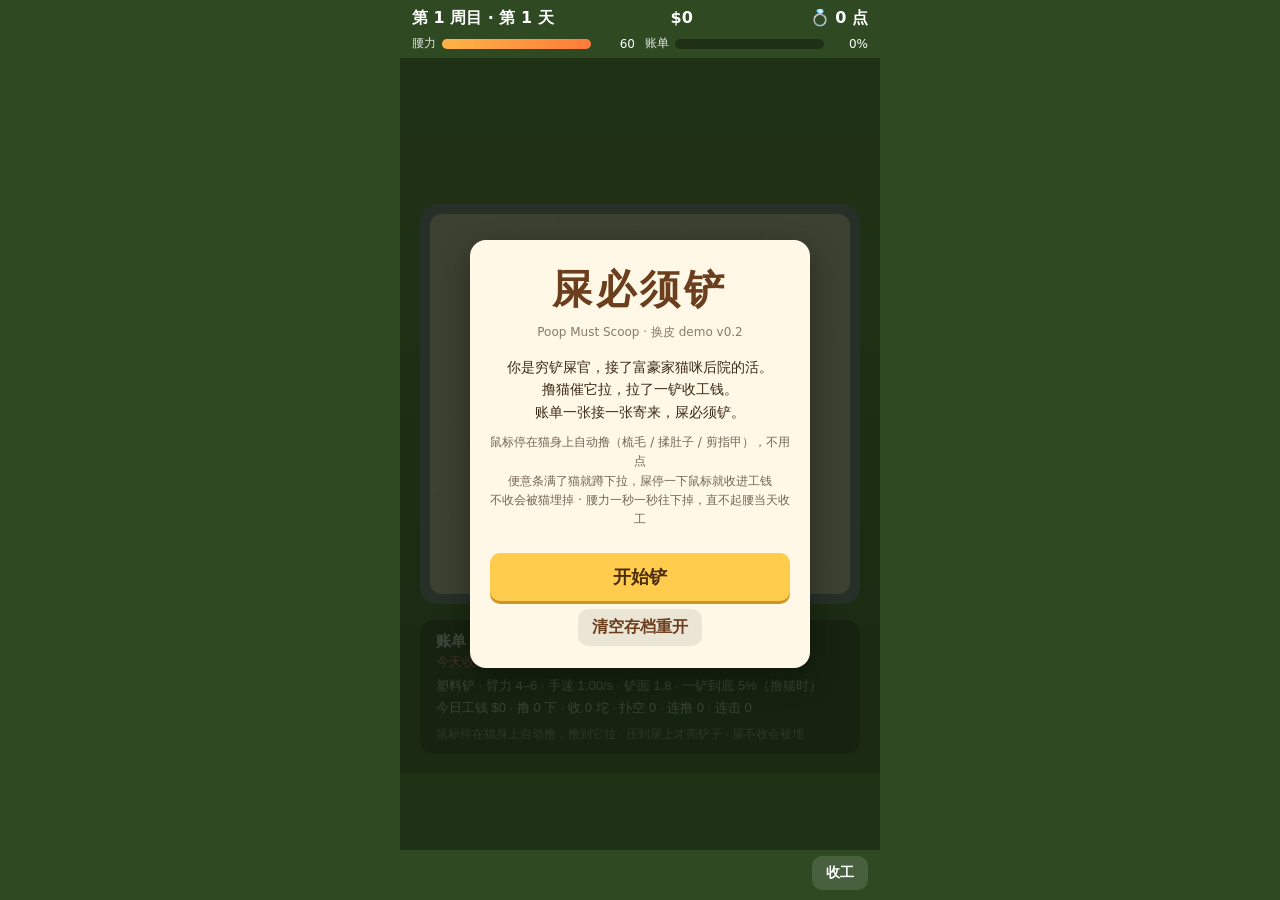
<file: index.html>
<!DOCTYPE html>
<html lang="zh-CN">
<head>
<meta charset="utf-8">
<meta name="viewport" content="width=device-width, initial-scale=1, maximum-scale=1, user-scalable=no, viewport-fit=cover">
<meta name="theme-color" content="#5a8f3a">
<title>屎必须铲 Poop Must Scoop</title>
<link rel="stylesheet" href="style.css?v=0.6.0">
</head>
<body>
<div id="app">
  <header id="hud">
    <div class="hud-row">
      <span id="hud-day">第 1 周目 · 第 1 天</span>
      <span id="hud-cans">$0</span>
      <span id="hud-cats">💍 0 点</span>
    </div>
    <div class="hud-bars">
      <div class="bar"><span class="bar-label">腰力</span><div class="bar-track"><div id="bar-stamina" class="bar-fill stamina"></div></div><span id="txt-stamina" class="bar-val">60</span></div>
      <div class="bar"><span class="bar-label">账单</span><div class="bar-track"><div id="bar-clean" class="bar-fill clean"></div></div><span id="txt-clean" class="bar-val">0%</span></div>
    </div>
  </header>
  <div id="stage">
    <canvas id="cv"></canvas>
    <div id="splash" class="overlay">
      <div class="card">
        <h1>屎必须铲</h1>
        <p class="sub">Poop Must Scoop · 换皮 demo v0.2</p>
        <p>你是穷铲屎官，接了富豪家猫咪后院的活。<br>撸猫催它拉，拉了一铲收工钱。<br>账单一张接一张寄来，屎必须铲。</p>
        <p class="tip">鼠标停在猫身上自动撸（梳毛 / 揉肚子 / 剪指甲），不用点<br>便意条满了猫就蹲下拉，屎停一下鼠标就收进工钱<br>不收会被猫埋掉 · 腰力一秒一秒往下掉，直不起腰当天收工</p>
        <button id="btn-start" class="primary">开始铲</button>
        <button id="btn-reset" class="ghost">清空存档重开</button>
      </div>
    </div>
    <div id="dayend" class="overlay hidden">
      <div class="card wide settle">
        <div class="settle-head"><h2 id="de-title">腰酸了！</h2><span id="de-cash" class="cashpill">$0</span></div>
        <div id="de-body"></div>
      </div>
    </div>
    <div id="perkpick" class="overlay hidden top">
      <div class="card">
        <h2>账单付清 · 三选一</h2>
        <p class="sub">perk 在本周目内持续（原作规则）</p>
        <div id="perk-list"></div>
      </div>
    </div>
    <div id="bankrupt" class="overlay hidden top">
      <div class="card wide">
        <h2 id="bk-title">破产</h2>
        <div id="bk-summary"></div>
        <h3>戒指 <span id="bk-lp" class="cans">💍 0 点</span></h3>
        <div id="rings"></div>
        <button id="btn-newcycle" class="primary">开始新周目</button>
      </div>
    </div>
  </div>
  <footer id="foot">
    <span id="combo-hint"></span>
    <button id="btn-endday" class="ghost">收工</button>
  </footer>
</div>
<script src="game.js?v=0.6.0"></script>
</body>
</html>
</file>
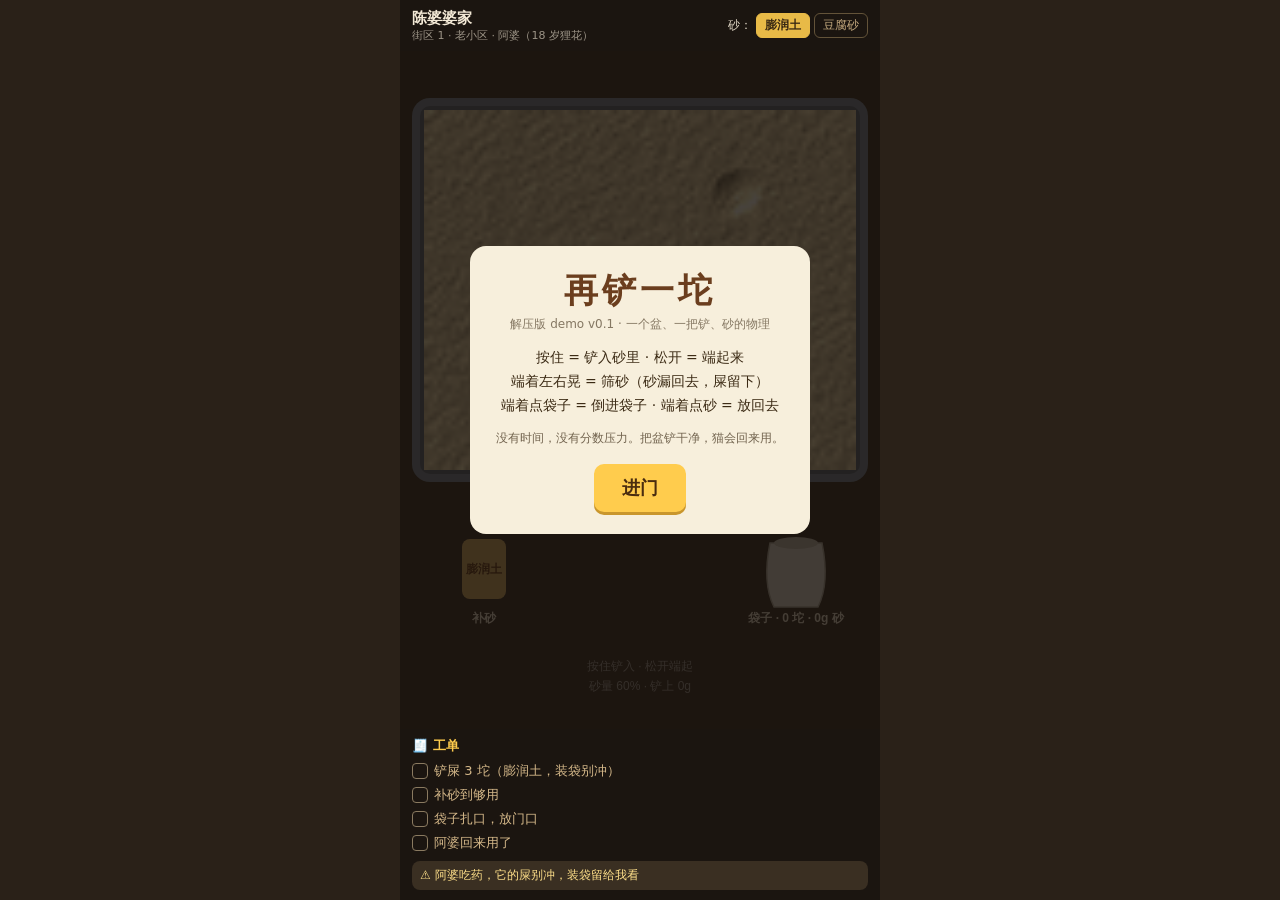
<file: relax/index.html>
<!DOCTYPE html>
<html lang="zh-CN">
<head>
<meta charset="utf-8">
<meta name="viewport" content="width=device-width, initial-scale=1, maximum-scale=1, user-scalable=no, viewport-fit=cover">
<meta name="robots" content="noindex">
<title>再铲一坨 · 解压版 demo</title>
<link rel="stylesheet" href="relax.css?v=0.1.1">
</head>
<body>
<div id="app">
  <header id="top">
    <div class="house"><b id="house">陈婆婆家</b><span class="sub">街区 1 · 老小区 · 阿婆（18 岁狸花）</span></div>
    <div class="litter-pick">砂：<button data-l="bentonite" class="on">膨润土</button><button data-l="tofu">豆腐砂</button></div>
  </header>
  <div id="stage"><canvas id="cv"></canvas>
    <div id="splash" class="overlay"><div class="card">
      <h1>再铲一坨</h1><p class="sub">解压版 demo v0.1 · 一个盆、一把铲、砂的物理</p>
      <p>按住 = 铲入砂里 · 松开 = 端起来<br>端着左右晃 = 筛砂（砂漏回去，屎留下）<br>端着点袋子 = 倒进袋子 · 端着点砂 = 放回去</p>
      <p class="tip">没有时间，没有分数压力。把盆铲干净，猫会回来用。</p>
      <button id="btn-start" class="primary">进门</button>
    </div></div>
  </div>
  <aside id="order">
    <div class="order-t">🧾 工单 <span id="stars"></span></div>
    <ul id="tasks"></ul>
    <div id="special" class="special">⚠ 阿婆吃药，它的屎别冲，装袋留给我看</div>
    <div id="review" class="review hidden"></div>
  </aside>
</div>
<script src="relax.js?v=0.1.1"></script>
</body>
</html>
</file>
<file: style.css>
*{box-sizing:border-box;margin:0;padding:0;-webkit-tap-highlight-color:transparent}
html,body{height:100%;background:#2f4a22;color:#fff;font-family:-apple-system,"PingFang SC","Noto Sans SC","Microsoft YaHei",system-ui,sans-serif;overflow:hidden}
#app{display:flex;flex-direction:column;height:100%;max-width:480px;margin:0 auto;background:#3f6a2c}
#hud{padding:8px 12px 6px;background:#2f4a22;flex:0 0 auto}
.hud-row{display:flex;justify-content:space-between;font-weight:700;font-size:16px;margin-bottom:6px}
.hud-bars{display:flex;gap:10px}
.bar{flex:1;display:flex;align-items:center;gap:6px;font-size:12px}
.bar-label{opacity:.85;white-space:nowrap}
.bar-track{flex:1;height:10px;background:rgba(0,0,0,.35);border-radius:5px;overflow:hidden}
.bar-fill{height:100%;width:100%;transition:width .15s}
.bar-fill.stamina{background:linear-gradient(90deg,#ffb347,#ff7b3a)}
.bar-fill.clean{background:linear-gradient(90deg,#7ee081,#3cb371)}
.bar-val{width:38px;text-align:right;font-variant-numeric:tabular-nums}
#stage{position:relative;flex:1 1 auto;min-height:0;display:flex;align-items:center;justify-content:center;background:#3f6a2c}
#cv{display:block;width:100%;height:100%;object-fit:contain;touch-action:none;cursor:crosshair;user-select:none}
#foot{flex:0 0 auto;display:flex;justify-content:space-between;align-items:center;padding:6px 12px 10px;padding-bottom:max(10px,env(safe-area-inset-bottom));background:#2f4a22;font-size:14px}
#combo-hint{opacity:.8}
button{font:inherit;border:0;border-radius:10px;padding:10px 18px;cursor:pointer;font-weight:700}
button.primary{background:#ffcc4d;color:#4a2c0f;font-size:18px;padding:12px 28px;box-shadow:0 3px 0 #c9962c}
button.primary:active{transform:translateY(2px);box-shadow:0 1px 0 #c9962c}
button.ghost{background:rgba(255,255,255,.12);color:#fff;padding:8px 14px}
button:disabled{opacity:.45;cursor:default}
.overlay{position:absolute;inset:0;background:rgba(20,30,15,.72);display:flex;align-items:center;justify-content:center;padding:14px;z-index:5}
.overlay.hidden{display:none}
.card{background:#fff8e7;color:#3b2a14;border-radius:16px;padding:22px 20px;text-align:center;max-width:340px;width:100%;box-shadow:0 10px 30px rgba(0,0,0,.35)}
.card.wide{max-width:400px;max-height:100%;overflow:auto;text-align:left}
.card h1{font-size:40px;letter-spacing:4px;color:#6b3e1e}
.card .sub{font-size:12px;opacity:.6;margin-bottom:14px}
.card p{line-height:1.6;margin-bottom:10px;font-size:14px}
.card .tip{font-size:12px;opacity:.7}
.card h2{font-size:22px;color:#6b3e1e;margin-bottom:8px}
.card h3{font-size:16px;margin:12px 0 6px;display:flex;justify-content:space-between;align-items:center}
.card .cans{font-weight:700;color:#b8760f}
.card .primary{margin-top:14px;width:100%}
.card .ghost{margin-top:8px;background:rgba(0,0,0,.08);color:#6b3e1e}
.summary{display:grid;grid-template-columns:1fr 1fr;gap:6px 12px;font-size:14px;background:rgba(0,0,0,.05);padding:10px;border-radius:10px}
.summary b{color:#6b3e1e}
.catmsg{margin-top:8px;font-size:14px;line-height:1.5;min-height:1.5em;color:#3b5a24}
#shop{display:flex;flex-direction:column;gap:6px}
.item{display:flex;align-items:center;gap:8px;background:#fff;border-radius:10px;padding:8px 10px;font-size:13px}
.item .ico{font-size:22px;width:30px;text-align:center}
.item .info{flex:1;min-width:0}
.item .name{font-weight:700}
.item .desc{opacity:.7;font-size:12px}
.item button{background:#ffcc4d;color:#4a2c0f;padding:6px 10px;border-radius:8px;white-space:nowrap;font-size:13px;box-shadow:0 2px 0 #c9962c}
.item button:disabled{background:#ddd;box-shadow:none;color:#888}
.item.max button{background:#cfe8c2;color:#2f4a22;box-shadow:none}
/* v0.2 */
.overlay.top{z-index:6}
.sect{background:rgba(0,0,0,.05);border-radius:10px;padding:10px;margin-top:8px;font-size:14px}
.sect.bill{background:#fff3d6}
.sect.bill.danger{background:#ffe0dc}
.sect-t{font-weight:700;color:#6b3e1e;margin-bottom:6px;line-height:1.4}
.sect .sub{font-weight:400;font-size:12px;opacity:.7}
.sub{font-size:12px;opacity:.7;margin-top:6px;line-height:1.4}
.src{font-size:11px;opacity:.5}
button.sm{font-size:15px;padding:9px 16px;margin-top:6px;width:100%}
button.ghost.danger{background:#e2493d;color:#fff;margin-top:6px;width:100%}
.grid{display:grid;grid-template-columns:1fr 1fr;gap:6px}
.grid .item{padding:6px 8px;font-size:12px;flex-direction:column;align-items:stretch;gap:4px}
.grid .item .desc{font-size:11px}
.grid .item button{width:100%;padding:5px 6px}
#perk-list{display:flex;flex-direction:column;gap:8px;margin-top:10px}
.perk{background:#fff;color:#3b2a14;text-align:left;padding:10px 12px;border-radius:12px;border:2px solid #ffcc4d;box-shadow:0 3px 0 #c9962c}
.perk .name{font-weight:700;font-size:15px;color:#6b3e1e}
.perk .desc{font-size:13px;font-weight:400;margin-top:2px}
.perk .src{margin-top:2px;display:block}
.card h3 .cans{font-size:14px}
/* 技能树 SVG */
.tree-svg{width:100%;height:auto;display:block;background:#f3ead6;border-radius:12px;margin-top:6px;user-select:none}
.tree-svg .edge{stroke:#c9b48a;stroke-width:3;stroke-dasharray:6 5}
.tree-svg .edge.on{stroke:#b8760f;stroke-dasharray:none}
.tree-svg .node{cursor:pointer}
.tree-svg .node circle{fill:#fff;stroke:#c9b48a;stroke-width:2.5;stroke-dasharray:5 4}
.tree-svg .node.afford circle{stroke:#e0a52c;stroke-dasharray:none;fill:#fff6dc}
.tree-svg .node.bought circle{fill:#ffcc4d;stroke:#b8760f;stroke-dasharray:none}
.tree-svg .node.maxed circle{fill:#cfe8c2;stroke:#3b5a24}
.tree-svg .node.locked circle{fill:#eee;stroke:#bbb;stroke-dasharray:4 4}
.tree-svg .node.sel circle{stroke:#e2493d;stroke-width:4;stroke-dasharray:none}
.tree-svg text{text-anchor:middle;font-family:-apple-system,"PingFang SC",sans-serif;pointer-events:none;fill:#3b2a14}
.tree-svg .nm{font-size:11px;font-weight:700}
.tree-svg .lv{font-size:10px;opacity:.75}
.tree-svg .node.locked text{fill:#999}
#tree-detail{margin-top:6px}

.bar-fill.stamina.low{background:linear-gradient(90deg,#ff5a4a,#e2493d);animation:pulse .5s infinite alternate}
@keyframes pulse{from{opacity:1}to{opacity:.55}}
/* 猫图鉴 */
.cats{display:grid;grid-template-columns:repeat(3,1fr);gap:6px}
.cat{background:#fff;border-radius:10px;padding:8px 6px;text-align:center;font-size:12px}
.cat.locked{background:#eee;color:#888}
.cat .em{font-size:26px;line-height:1.2}
.cat .nm{font-weight:700;margin-top:2px}
.cat .ds{font-size:11px;opacity:.75;line-height:1.35}
.cat .src{display:block;margin-top:2px}

/* v0.5 结算页：手软了 → 腰酸了 */
.card.settle{background:#2a2118;color:#f3e9d6;max-width:440px}
.card.settle h2{color:#f3e9d6;text-align:center;font-size:26px;margin:0}
.settle-head{display:flex;justify-content:space-between;align-items:center;margin-bottom:10px}
.cashpill{background:#3a2f22;border-radius:20px;padding:6px 14px;font-weight:700;color:#ffcc4d;font-variant-numeric:tabular-nums}
.panels{display:grid;grid-template-columns:1fr 1fr;gap:8px}
.panel{background:#1b1510;border-radius:10px;padding:10px;font-size:13px}
.kv{display:flex;justify-content:space-between;padding:4px 0;border-bottom:1px solid rgba(255,255,255,.06)}
.kv span{color:#d6b98a}.kv b{color:#fff}
.kv.total b{color:#ffcc4d;font-size:16px}
.denoms{display:flex;gap:8px;padding:6px 0;font-size:12px;flex-wrap:wrap}
.denoms i{display:inline-block;width:11px;height:11px;border-radius:50%;margin-right:3px;vertical-align:-1px}
.denoms i.gem{border-radius:2px;transform:rotate(45deg) scale(.85)}
.bycat{display:flex;gap:10px;padding:6px 0;font-size:15px;flex-wrap:wrap}
.catlv{margin-top:8px;background:#1b1510;border-radius:10px;padding:8px 10px;display:grid;grid-template-columns:1fr 1fr;gap:4px 12px}
.catlv .row{display:flex;align-items:center;gap:6px;font-size:11px;color:#d6b98a}
.catlv .row .l{min-width:44px;white-space:nowrap;font-size:10px}
.catlv .row .bar-track{flex:1;height:6px;background:rgba(255,255,255,.12)}
.catlv .row .bar-fill{background:#7ee081}
.catlv .row .e{width:20px;text-align:center}
.catlv .row.locked{opacity:.5}
.card.settle .sect{background:#1b1510}
.card.settle .sect-t{color:#ffcc4d}
.card.settle .sub{color:#d6b98a;opacity:.85}
.btns3{display:grid;grid-template-columns:1fr 1.3fr 1fr;gap:8px;margin-top:12px}
.btns3 button{padding:12px 6px;font-size:15px;line-height:1.15}
.btns3 button small{display:block;font-size:11px;font-weight:400;opacity:.85}
.btns3 .ghost{background:#3a2f22;color:#f3e9d6;border:1px solid #6b5a3e}
.btns3 .primary.urgent{background:#c0392b;color:#fff;box-shadow:0 3px 0 #7d1f16}
.tabs{display:flex;justify-content:center;gap:4px;margin-bottom:10px;border-bottom:1px solid rgba(255,255,255,.1)}
.tab{background:none;color:#a89474;padding:8px 12px;border-radius:0;font-size:15px}
.tab.on{color:#fff;border-bottom:3px solid #ffcc4d}
.billpaper{background:#f7efdc;color:#3b2a14;border-radius:4px;padding:16px 14px;text-align:center;font-family:"Courier New",ui-monospace,monospace;box-shadow:0 6px 16px rgba(0,0,0,.4)}
.billpaper.danger{background:#f9dcd6}
.bp-from{font-size:10px;letter-spacing:1px;opacity:.6;text-align:left}
.bp-name{font-size:22px;font-weight:700;text-align:left;margin:4px 0 10px;border-bottom:1px dashed #b9a98a;padding-bottom:8px}
.bp-note{font-size:11px;opacity:.7;text-align:left;margin-bottom:12px}
.bp-amt-l,.bp-due-l{font-size:11px;color:#8e3b3b;margin-top:6px}
.bp-amt{font-size:34px;font-weight:700}
.bp-due{font-size:20px;font-weight:700}
.billpaper .src{display:block;margin-top:8px}
.billpaper .sub{color:#3b2a14}
.billpaper .primary.sm{font-family:inherit}
/* 技能树格子网 */
.tree-svg{background:#1b1510}
.tree-svg .edge{stroke:#4a3d2c;stroke-width:3;stroke-dasharray:none}
.tree-svg .edge.mid{stroke:#8a6a1f}
.tree-svg .edge.on{stroke:#ffcc4d}
.tree-svg .node rect{fill:#2a2118;stroke:var(--br,#6b5a3e);stroke-width:2.5;stroke-dasharray:none;transition:filter .15s}
.tree-svg .node.afford rect{stroke:#ffcc4d;filter:drop-shadow(0 0 6px rgba(255,204,77,.7))}
.tree-svg .node.bought rect{fill:var(--br,#6b5a3e);stroke:#ffcc4d}
.tree-svg .node.maxed rect{fill:#3e6b3a;stroke:#7ee081}
.tree-svg .node.locked rect,.tree-svg .node.peek rect{fill:#1f1a14;stroke:#3a3128}
.tree-svg .node.sel rect{stroke:#fff;stroke-width:3.5}
.tree-svg text.ico{font-size:20px;text-anchor:middle;pointer-events:none}
.tree-svg .node.peek text.ico,.tree-svg .node.locked text.ico{opacity:.45}
.tree-svg text.lv{font-size:10px;fill:#d6b98a;text-anchor:middle;font-weight:700}
.dot{display:inline-block;width:10px;height:10px;border-radius:50%;margin-right:6px;vertical-align:-1px}
.card.settle .item{background:#1b1510;color:#f3e9d6}
.card.settle .item .desc{color:#d6b98a}
.card.settle .cat{background:#1b1510;color:#f3e9d6}
.card.settle .cat.locked{background:#15110d;color:#7a6a55}
.card.settle #tree-detail{margin-top:6px}
.tuttip{background:#3a2f22;border:1px solid #ffcc4d;color:#ffe9b8;border-radius:10px;padding:10px 12px;font-size:13px;line-height:1.5;margin-bottom:10px}
</file>
<file: relax/relax.css>
*{box-sizing:border-box;margin:0;padding:0;-webkit-tap-highlight-color:transparent}
html,body{height:100%;background:#2a2118;color:#f3e9d6;font-family:-apple-system,"PingFang SC","Noto Sans SC","Microsoft YaHei",system-ui,sans-serif;overflow:hidden}
#app{display:flex;flex-direction:column;height:100%;max-width:480px;margin:0 auto;background:#3b3128}
#top{display:flex;justify-content:space-between;align-items:center;padding:8px 12px;background:#1b1510;flex:0 0 auto;gap:8px}
#top .house b{font-size:15px}#top .sub{display:block;font-size:11px;opacity:.6}
.litter-pick{font-size:12px;opacity:.9;white-space:nowrap}
.litter-pick button{font:inherit;border:1px solid #6b5a3e;background:none;color:#d6b98a;border-radius:6px;padding:3px 8px;cursor:pointer;margin-left:4px}
.litter-pick button.on{background:#ffcc4d;color:#3b2a14;border-color:#ffcc4d;font-weight:700}
#stage{position:relative;flex:1 1 auto;min-height:0;display:flex;align-items:center;justify-content:center}
#cv{display:block;width:100%;height:100%;object-fit:contain;touch-action:none;cursor:none;user-select:none}
#order{flex:0 0 auto;background:#1b1510;padding:8px 12px 10px;padding-bottom:max(10px,env(safe-area-inset-bottom));font-size:13px;max-height:34%;overflow:auto}
.order-t{font-weight:700;color:#ffcc4d;display:flex;justify-content:space-between;margin-bottom:4px}
#tasks{list-style:none}
#tasks li{padding:3px 0;color:#d6b98a;display:flex;gap:6px;align-items:center}
#tasks li.done{color:#7ee081;text-decoration:line-through}
#tasks li .box{width:16px;height:16px;border:1.5px solid #8a7a60;border-radius:4px;display:inline-flex;align-items:center;justify-content:center;font-size:11px;flex:0 0 auto}
#tasks li.done .box{background:#7ee081;border-color:#7ee081;color:#1b1510}
.special{margin-top:6px;font-size:12px;color:#ffe08a;background:#3a2f22;border-radius:8px;padding:6px 8px}
.review{margin-top:8px;background:#f7efdc;color:#3b2a14;border-radius:10px;padding:10px;font-size:13px;line-height:1.5}
.review b{color:#b8760f}
.hidden{display:none}
.overlay{position:absolute;inset:0;background:rgba(20,14,8,.78);display:flex;align-items:center;justify-content:center;padding:14px;z-index:5}
.card{background:#f7efdc;color:#3b2a14;border-radius:16px;padding:22px 20px;text-align:center;max-width:340px;width:100%}
.card h1{font-size:34px;letter-spacing:4px;color:#6b3e1e}
.card .sub{font-size:12px;opacity:.6;margin-bottom:12px}
.card p{line-height:1.7;margin-bottom:10px;font-size:14px}
.card .tip{font-size:12px;opacity:.7}
button.primary{font:inherit;border:0;border-radius:10px;background:#ffcc4d;color:#4a2c0f;font-size:18px;padding:12px 28px;box-shadow:0 3px 0 #c9962c;cursor:pointer;font-weight:700;margin-top:6px}
button.primary:active{transform:translateY(2px);box-shadow:0 1px 0 #c9962c}
</file>
